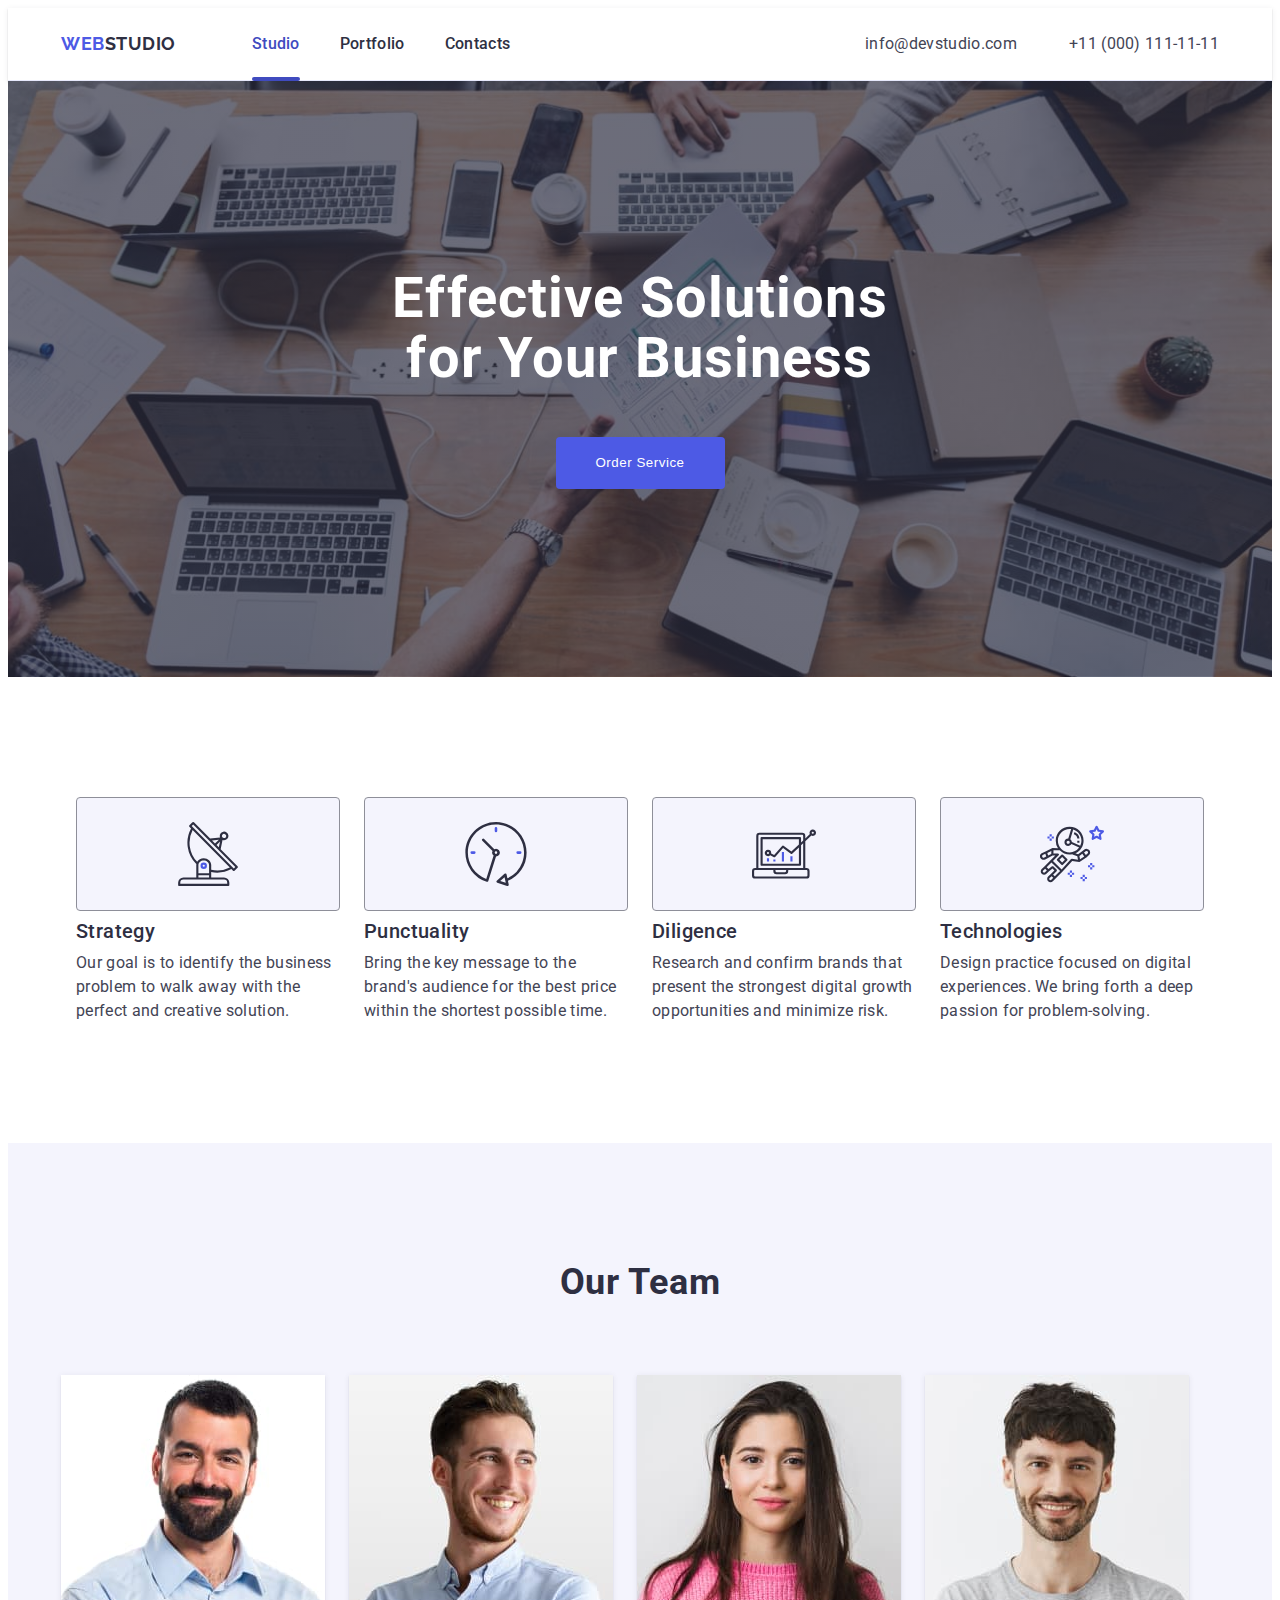
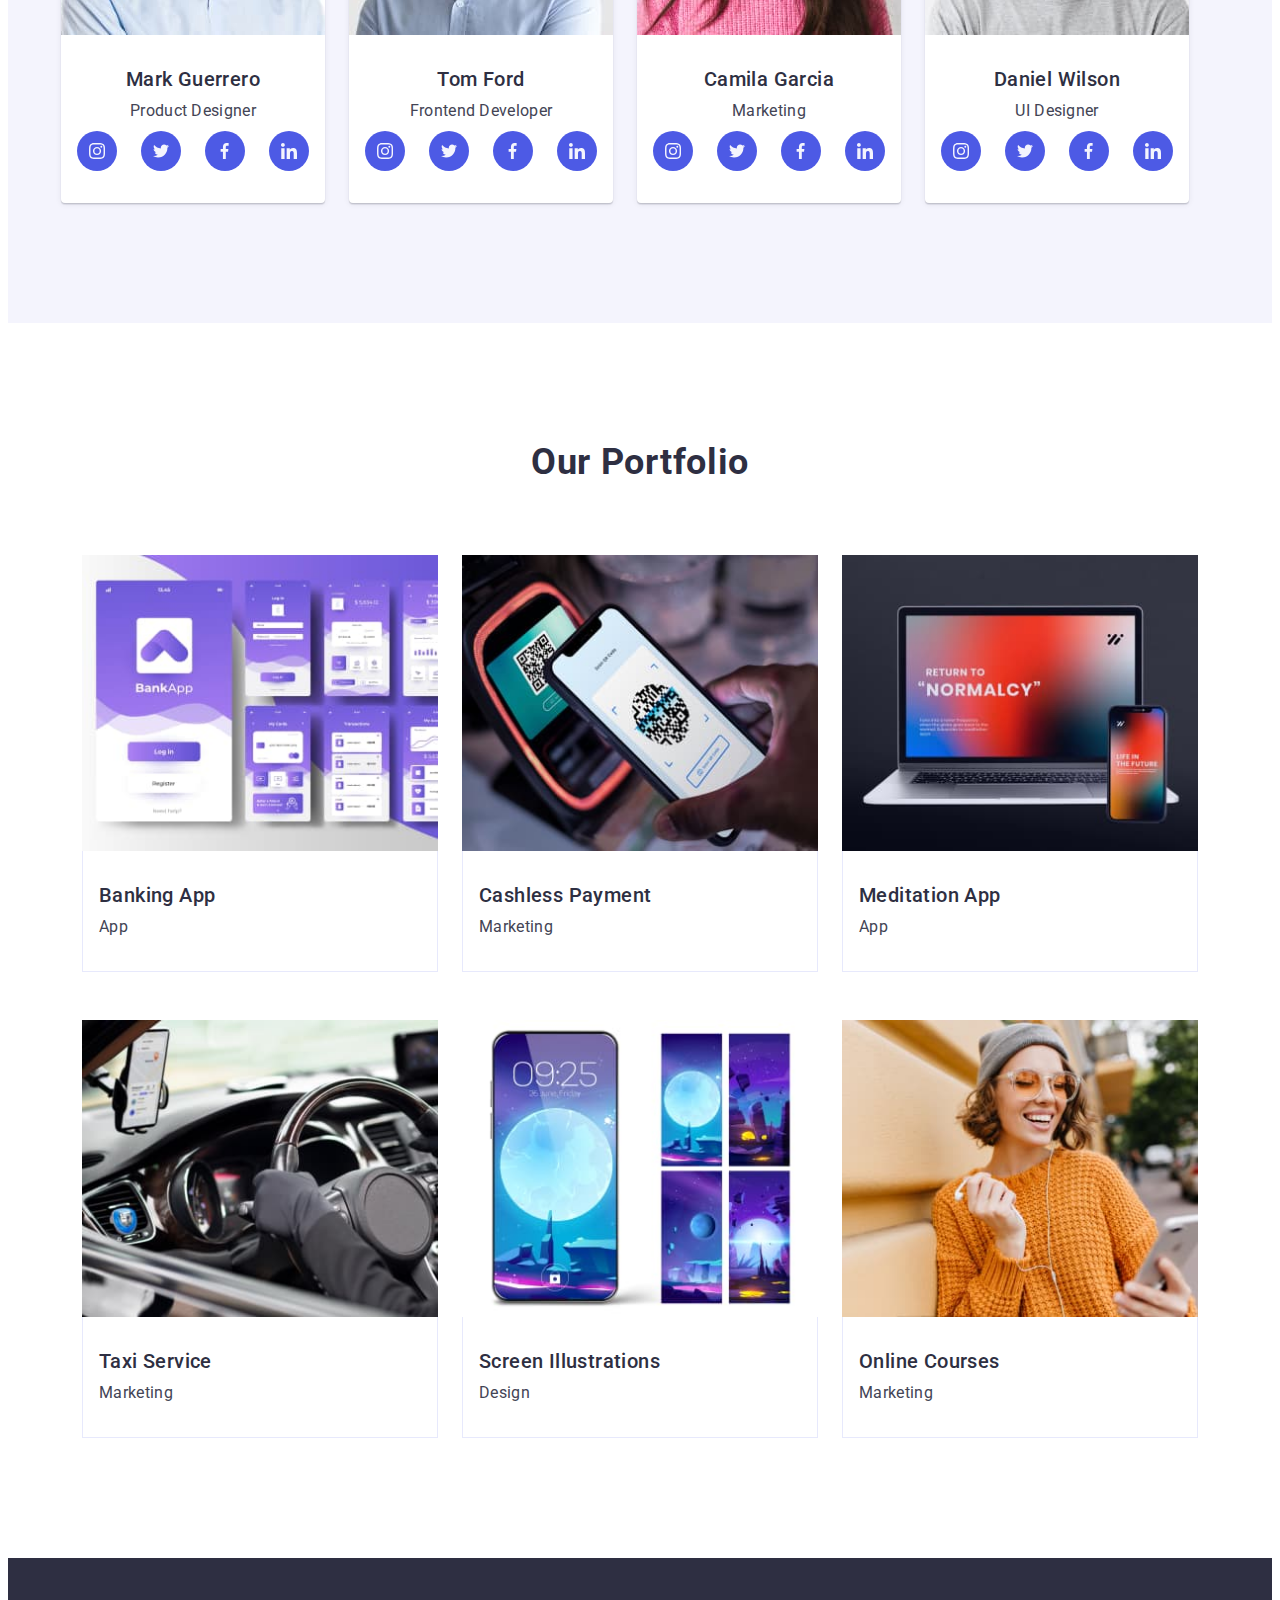
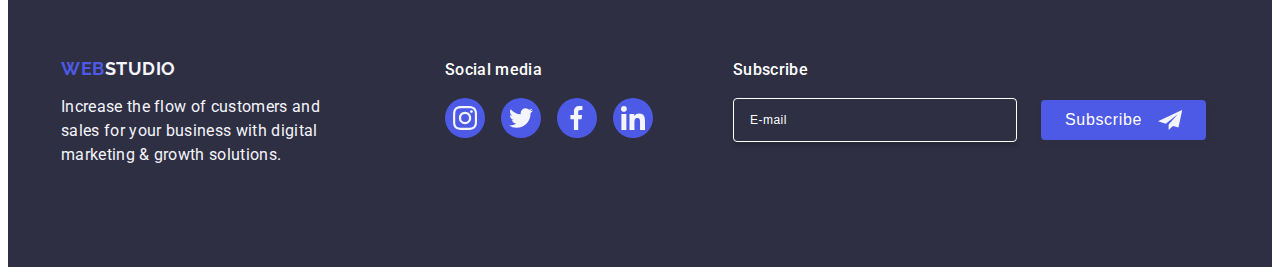
<file: index.html>
<!DOCTYPE html>
<html lang="en">
  <head>
    <meta charset="UTF-8" />
    <meta name="viewport" content="width=device-width, initial-scale=1.0" />
    <link rel="preconnect" href="https://fonts.googleapis.com" />
    <link rel="preconnect" href="https://fonts.gstatic.com" crossorigin />
    <link
      rel="stylesheet"
      href="https://fonts.googleapis.com/css2?family=Raleway:wght@700&family=Roboto:ital,wght@0,400;0,500;0,700;1,400;1,500;1,700&display=swap"
    />
    <link
      rel="stylesheet"
      href="https://cdnjs.cloudflare.com/ajax/libs/modern-normalize/3.0.0/modern-normalize.min.css"
      integrity="sha512-3axTZ/bKFZH5/qLFTl4U+mDbBDFW+5QO5L7D1HnOhlhJbcNDIVJxoNm6It77g0eUdzfKZlHirayqRC2qJaAOJw=="
      crossorigin="anonymous"
      referrerpolicy="no-referrer"
    />
    <link rel="stylesheet" href="./css/styles.css" />
    <title>Web Studio</title>
  </head>

  <body>
    <header class="header">
      <div class="container">
        <nav class="main-navigation">
          <a class="logo" href="./index.html"
            >Web<span class="dark">Studio</span></a
          >
          <button class="header-menu-btn" type="button" data-menu-open>
            <svg class="header-menu-icon" width="16.8" height="14.4">
              <use href="./images/icons.svg#burger"></use>
            </svg>
          </button>
          <ul class="main-navigation-list">
            <li>
              <a class="nav-link active" href="./index.html">Studio</a>
            </li>
            <li>
              <a class="nav-link" href="">Portfolio</a>
            </li>
            <li>
              <a class="nav-link" href="">Contacts</a>
            </li>
          </ul>
        </nav>
        <address class="nav-contacts">
          <ul class="nav-contacts-list">
            <li>
              <a class="contact-link" href="mailto:info@devstudio.com"
                >info@devstudio.com</a
              >
            </li>
            <li>
              <a class="contact-link" href="tel:+110001111111"
                >+11 (000) 111-11-11</a
              >
            </li>
          </ul>
        </address>
      </div>
      <div class="header-menu-wrapper" data-menu>
        <button class="modal-close-btn" type="button" data-menu-close>
          <svg class="modal-close-icon" width="8" height="8">
            <use href="./images/icons.svg#close"></use>
          </svg>
        </button>
        <ul class="header-menu-list">
          <li>
            <a class="header-menu-link" href="">Studio</a>
          </li>
          <li>
            <a class="header-menu-link" href="">Portfolio</a>
          </li>
          <li>
            <a class="header-menu-link" href="">Contacts</a>
          </li>
        </ul>
        <address class="header-menu-contacts">
          <ul class="header-menu-contacts-list">
            <li>
              <a class="contact-link" href="mailto:info@devstudio.com"
                >info@devstudio.com</a
              >
            </li>
            <li>
              <a class="contact-link" href="tel:+110001111111"
                >+11 (000) 111-11-11</a
              >
            </li>
          </ul>
        </address>
        <ul class="team-card-icons">
          <li class="team-card-icon-wrapper">
            <a href="" class="icon-link">
              <svg class="team-card-icon" width="16" height="16">
                <use href="./images/icons.svg#instagram"></use>
              </svg>
            </a>
          </li>
          <li class="team-card-icon-wrapper">
            <a href="" class="icon-link">
              <svg class="team-card-icon" width="16" height="16">
                <use href="./images/icons.svg#twitter"></use>
              </svg>
            </a>
          </li>
          <li class="team-card-icon-wrapper">
            <a href="" class="icon-link">
              <svg class="team-card-icon" width="16" height="16">
                <use href="./images/icons.svg#facebook"></use>
              </svg>
            </a>
          </li>
          <li class="team-card-icon-wrapper">
            <a href="" class="icon-link">
              <svg class="team-card-icon" width="16" height="16">
                <use href="./images/icons.svg#linkedin"></use>
              </svg>
            </a>
          </li>
        </ul>
      </div>
    </header>
    <main>
      <section class="hero">
        <div class="container">
          <h1 class="hero-heading">
            Effective Solutions for&nbsp;Your Business
          </h1>
          <button
            data-modal-open
            class="primary-button"
            type="button"
            id="hero-primary-button"
          >
            Order Service
          </button>
        </div>
      </section>
      <section class="section principles">
        <div class="container">
          <h2 class="visually-hidden">Our Principles</h2>
          <ul class="principles-cards-grid">
            <li class="principles-card">
              <div class="principles-icon-wrapper">
                <svg class="principles-icon" width="64" height="64">
                  <use href="./images/icons.svg#antena"></use>
                </svg>
              </div>
              <h3 class="block-header">Strategy</h3>
              <p class="text">
                Our goal is to identify the business problem to walk away with
                the perfect and creative solution.
              </p>
            </li>
            <li class="principles-card">
              <div class="principles-icon-wrapper">
                <svg class="principles-icon" width="64" height="64">
                  <use href="./images/icons.svg#clock"></use>
                </svg>
              </div>
              <h3 class="block-header">Punctuality</h3>
              <p class="text">
                Bring the key message to the brand's audience for the best price
                within the shortest possible time.
              </p>
            </li>
            <li class="principles-card">
              <div class="principles-icon-wrapper">
                <svg class="principles-icon" width="64" height="64">
                  <use href="./images/icons.svg#diagram"></use>
                </svg>
              </div>
              <h3 class="block-header">Diligence</h3>
              <p class="text">
                Research and confirm brands that present the strongest digital
                growth opportunities and minimize risk.
              </p>
            </li>
            <li class="principles-card">
              <div class="principles-icon-wrapper">
                <svg class="principles-icon" width="64" height="64">
                  <use href="./images/icons.svg#astronaut"></use>
                </svg>
              </div>
              <h3 class="block-header">Technologies</h3>
              <p class="text">
                Design practice focused on digital experiences. We bring forth a
                deep passion for problem-solving.
              </p>
            </li>
          </ul>
        </div>
      </section>
      <section class="section team">
        <div class="container">
          <h2 class="section-header">Our Team</h2>
          <ul class="team-cards-grid">
            <li class="team-card">
              <img
                srcset="./images/mark.jpg 1x, ./images/mark@2x.jpg 2x"
                src="./images/mark.jpg"
                alt="Product Designer Mark"
                width="264"
              />
              <div class="team-card-content">
                <h3 class="block-header">Mark Guerrero</h3>
                <p class="text">Product Designer</p>
                <ul class="team-card-icons">
                  <li class="team-card-icon-wrapper">
                    <a href="" class="icon-link">
                      <svg class="team-card-icon" width="16" height="16">
                        <use href="./images/icons.svg#instagram"></use>
                      </svg>
                    </a>
                  </li>
                  <li class="team-card-icon-wrapper">
                    <a href="" class="icon-link">
                      <svg class="team-card-icon" width="16" height="16">
                        <use href="./images/icons.svg#twitter"></use>
                      </svg>
                    </a>
                  </li>
                  <li class="team-card-icon-wrapper">
                    <a href="" class="icon-link">
                      <svg class="team-card-icon" width="16" height="16">
                        <use href="./images/icons.svg#facebook"></use>
                      </svg>
                    </a>
                  </li>
                  <li class="team-card-icon-wrapper">
                    <a href="" class="icon-link">
                      <svg class="team-card-icon" width="16" height="16">
                        <use href="./images/icons.svg#linkedin"></use>
                      </svg>
                    </a>
                  </li>
                </ul>
              </div>
            </li>
            <li class="team-card">
              <img
                srcset="./images/tom.jpg 1x, ./images/tom@2x.jpg 2x"
                src="./images/tom.jpg"
                alt="Frontend Developer Tom"
                width="264"
              />
              <div class="team-card-content">
                <h3 class="block-header">Tom Ford</h3>
                <p class="text">Frontend Developer</p>
                <ul class="team-card-icons">
                  <li class="team-card-icon-wrapper">
                    <a href="" class="icon-link">
                      <svg class="team-card-icon" width="16" height="16">
                        <use href="./images/icons.svg#instagram"></use>
                      </svg>
                    </a>
                  </li>
                  <li class="team-card-icon-wrapper">
                    <a href="" class="icon-link">
                      <svg class="team-card-icon" width="16" height="16">
                        <use href="./images/icons.svg#twitter"></use>
                      </svg>
                    </a>
                  </li>
                  <li class="team-card-icon-wrapper">
                    <a href="" class="icon-link">
                      <svg class="team-card-icon" width="16" height="16">
                        <use href="./images/icons.svg#facebook"></use>
                      </svg>
                    </a>
                  </li>
                  <li class="team-card-icon-wrapper">
                    <a href="" class="icon-link">
                      <svg class="team-card-icon" width="16" height="16">
                        <use href="./images/icons.svg#linkedin"></use>
                      </svg>
                    </a>
                  </li>
                </ul>
              </div>
            </li>
            <li class="team-card">
              <img
                srcset="./images/camila.jpg 1x, ./images/camila@2x.jpg 2x"
                src="./images/camila.jpg"
                alt="Camila from Marketing"
                width="264"
              />
              <div class="team-card-content">
                <h3 class="block-header">Camila Garcia</h3>
                <p class="text">Marketing</p>
                <ul class="team-card-icons">
                  <li class="team-card-icon-wrapper">
                    <a href="" class="icon-link">
                      <svg class="team-card-icon" width="16" height="16">
                        <use href="./images/icons.svg#instagram"></use>
                      </svg>
                    </a>
                  </li>
                  <li class="team-card-icon-wrapper">
                    <a href="" class="icon-link">
                      <svg class="team-card-icon" width="16" height="16">
                        <use href="./images/icons.svg#twitter"></use>
                      </svg>
                    </a>
                  </li>
                  <li class="team-card-icon-wrapper">
                    <a href="" class="icon-link">
                      <svg class="team-card-icon" width="16" height="16">
                        <use href="./images/icons.svg#facebook"></use>
                      </svg>
                    </a>
                  </li>
                  <li class="team-card-icon-wrapper">
                    <a href="" class="icon-link">
                      <svg class="team-card-icon" width="16" height="16">
                        <use href="./images/icons.svg#linkedin"></use>
                      </svg>
                    </a>
                  </li>
                </ul>
              </div>
            </li>
            <li class="team-card">
              <img
                srcset="./images/daniel.jpg 1x, ./images/daniel@2x.jpg 2x"
                src="./images/daniel.jpg"
                alt="UI Designer Daniel"
                width="264"
              />
              <div class="team-card-content">
                <h3 class="block-header">Daniel Wilson</h3>
                <p class="text">UI Designer</p>
                <ul class="team-card-icons">
                  <li class="team-card-icon-wrapper">
                    <a href="" class="icon-link">
                      <svg class="team-card-icon" width="16" height="16">
                        <use href="./images/icons.svg#instagram"></use>
                      </svg>
                    </a>
                  </li>
                  <li class="team-card-icon-wrapper">
                    <a href="" class="icon-link">
                      <svg class="team-card-icon" width="16" height="16">
                        <use href="./images/icons.svg#twitter"></use>
                      </svg>
                    </a>
                  </li>
                  <li class="team-card-icon-wrapper">
                    <a href="" class="icon-link">
                      <svg class="team-card-icon" width="16" height="16">
                        <use href="./images/icons.svg#facebook"></use>
                      </svg>
                    </a>
                  </li>
                  <li class="team-card-icon-wrapper">
                    <a href="" class="icon-link">
                      <svg class="team-card-icon" width="16" height="16">
                        <use href="./images/icons.svg#linkedin"></use>
                      </svg>
                    </a>
                  </li>
                </ul>
              </div>
            </li>
          </ul>
        </div>
      </section>
      <section class="section portfolio" id="portfolio">
        <div class="container">
          <h2 class="section-header">Our Portfolio</h2>
          <ul class="portfolio-grid">
            <li class="portfolio-card">
              <div class="portfolio-card-img-wrapper">
                <img
                  srcset="
                    ./images/banking-app.jpg    1x,
                    ./images/banking-app@2x.jpg 2x
                  "
                  src="./images/banking-app.jpg"
                  alt="Banking application preview"
                  width="360"
                />

                <p class="portfolio-img-overlay">
                  14 Stylish and User-Friendly App Design Concepts · Task
                  Manager App · Calorie Tracker App · Exotic Fruit Ecommerce App
                  · Cloud Storage App
                </p>
              </div>
              <div class="portfolio-card-content">
                <h3 class="block-header">Banking App</h3>
                <p class="text">App</p>
              </div>
            </li>
            <li class="portfolio-card">
              <div class="portfolio-card-img-wrapper">
                <img
                  srcset="
                    ./images/cashless-payment.jpg    1x,
                    ./images/cashless-payment@2x.jpg 2x
                  "
                  src="./images/cashless-payment.jpg"
                  alt="Cashless payment in action"
                  width="360"
                />

                <p class="portfolio-img-overlay">
                  14 Stylish and User-Friendly App Design Concepts · Task
                  Manager App · Calorie Tracker App · Exotic Fruit Ecommerce App
                  · Cloud Storage App
                </p>
              </div>
              <div class="portfolio-card-content">
                <h3 class="block-header">Cashless Payment</h3>
                <p class="text">Marketing</p>
              </div>
            </li>
            <li class="portfolio-card">
              <div class="portfolio-card-img-wrapper">
                <img
                  srcset="
                    ./images/meditation-app.jpg    1x,
                    ./images/meditation-app@2x.jpg 2x
                  "
                  src="./images/meditation-app.jpg"
                  alt="Mediation application first screen"
                  width="360"
                />

                <p class="portfolio-img-overlay">
                  14 Stylish and User-Friendly App Design Concepts · Task
                  Manager App · Calorie Tracker App · Exotic Fruit Ecommerce App
                  · Cloud Storage App
                </p>
              </div>
              <div class="portfolio-card-content">
                <h3 class="block-header">Meditation App</h3>
                <p class="text">App</p>
              </div>
            </li>
            <li class="portfolio-card">
              <div class="portfolio-card-img-wrapper">
                <img
                  srcset="
                    ./images/taxi-service.jpg    1x,
                    ./images/taxi-service@2x.jpg 2x
                  "
                  src="./images/taxi-service.jpg"
                  alt="Chauffeur in car"
                  width="360"
                />

                <p class="portfolio-img-overlay">
                  14 Stylish and User-Friendly App Design Concepts · Task
                  Manager App · Calorie Tracker App · Exotic Fruit Ecommerce App
                  · Cloud Storage App
                </p>
              </div>
              <div class="portfolio-card-content">
                <h3 class="block-header">Taxi Service</h3>
                <p class="text">Marketing</p>
              </div>
            </li>
            <li class="portfolio-card">
              <div class="portfolio-card-img-wrapper">
                <img
                  srcset="
                    ./images/wallpapers.jpg    1x,
                    ./images/wallpapers@2x.jpg 2x
                  "
                  src="./images/wallpapers.jpg"
                  alt="Wallpapers presentation"
                  width="360"
                />

                <p class="portfolio-img-overlay">
                  14 Stylish and User-Friendly App Design Concepts · Task
                  Manager App · Calorie Tracker App · Exotic Fruit Ecommerce App
                  · Cloud Storage App
                </p>
              </div>
              <div class="portfolio-card-content">
                <h3 class="block-header">Screen Illustrations</h3>
                <p class="text">Design</p>
              </div>
            </li>
            <li class="portfolio-card">
              <div class="portfolio-card-img-wrapper">
                <img
                  srcset="
                    ./images/online-courses.jpg    1x,
                    ./images/online-courses@2x.jpg 2x
                  "
                  src="./images/online-courses.jpg"
                  alt="Vivid girl doing video call with her phone"
                  width="360"
                />

                <p class="portfolio-img-overlay">
                  14 Stylish and User-Friendly App Design Concepts · Task
                  Manager App · Calorie Tracker App · Exotic Fruit Ecommerce App
                  · Cloud Storage App
                </p>
              </div>
              <div class="portfolio-card-content">
                <h3 class="block-header">Online Courses</h3>
                <p class="text">Marketing</p>
              </div>
            </li>
          </ul>
        </div>
      </section>
    </main>
    <footer class="footer">
      <div class="container">
        <div class="logo-content">
          <a class="logo" href="./index.html"
            >Web<span class="light">Studio</span></a
          >
          <p class="text">
            Increase the flow of customers and sales for your business with
            digital marketing & growth solutions.
          </p>
        </div>
        <div class="social-media">
          <p class="text">Social media</p>
          <ul class="social-media-icons">
            <li class="social-media-icon-wrapper">
              <a href="" class="icon-link">
                <svg class="social-media-icon" width="24" height="24">
                  <use href="./images/icons.svg#instagram"></use>
                </svg>
              </a>
            </li>
            <li class="social-media-icon-wrapper">
              <a href="" class="icon-link">
                <svg class="social-media-icon" width="24" height="24">
                  <use href="./images/icons.svg#twitter"></use>
                </svg>
              </a>
            </li>
            <li class="social-media-icon-wrapper">
              <a href="" class="icon-link">
                <svg class="social-media-icon" width="24" height="24">
                  <use href="./images/icons.svg#facebook"></use>
                </svg>
              </a>
            </li>
            <li class="social-media-icon-wrapper">
              <a href="" class="icon-link">
                <svg class="social-media-icon" width="24" height="24">
                  <use href="./images/icons.svg#linkedin"></use>
                </svg>
              </a>
            </li>
          </ul>
        </div>
        <div class="footer-subscribe-wrapper">
          <p class="text">Subscribe</p>
          <form class="footer-subscribe">
            <label class="footer-subscribe-lable"
              ><input
                class="footer-subscribe-input"
                type="email"
                placeholder="E-mail"
                name="email"
            /></label>
            <button class="footer-btn" type="submit">
              Subscribe
              <svg class="footer-btn-icon" width="24" height="24">
                <use href="./images/icons.svg#subscribe"></use>
              </svg>
            </button>
          </form>
        </div>
      </div>
    </footer>
    <div class="modal-overlay" data-modal>
      <div class="modal-user-contacts">
        <button class="modal-close-btn" type="button" data-modal-close>
          <svg class="modal-close-icon" width="8" height="8">
            <use href="./images/icons.svg#close"></use>
          </svg>
        </button>
        <p class="modal-title">Leave your contacts and we will call you back</p>
        <form class="user-contacts-form" name="user-contacts-form">
          <div class="modal-field-wrapper">
            <label class="modal-lable" for="user-name">Name</label>
            <div class="modal-input-wrapper">
              <input
                class="modal-input"
                type="text"
                name="user-name"
                id="user-name"
                autofocus
              />
              <svg class="input-icon" width="18" height="24">
                <use href="./images/icons.svg#person"></use>
              </svg>
            </div>
          </div>
          <div class="modal-field-wrapper">
            <label class="modal-lable" for="user-phone">Phone</label>
            <div class="modal-input-wrapper">
              <input
                class="modal-input"
                type="tel"
                name="user-phone"
                id="user-phone"
              />
              <svg class="input-icon" width="18" height="24">
                <use href="./images/icons.svg#phone"></use>
              </svg>
            </div>
          </div>
          <div class="modal-field-wrapper">
            <label class="modal-lable" for="user-email">Email</label>
            <div class="modal-input-wrapper">
              <input
                class="modal-input"
                type="email"
                name="user-email"
                id="user-email"
              />
              <svg class="input-icon" width="18" height="24">
                <use href="./images/icons.svg#email"></use>
              </svg>
            </div>
          </div>
          <div class="modal-field-wrapper textarea-fieldset">
            <label class="modal-lable" for="user-comment">Comment</label>
            <textarea
              class="modal-input"
              name="user-comment"
              id="user-comment"
              placeholder="Text input"
            ></textarea>
          </div>

          <div class="policy-wrapper">
            <input
              class="checkbox-hidden visually-hidden"
              type="checkbox"
              value="true"
              name="user-privacy"
              id="user-privacy"
            />
            <label class="modal-lable" for="user-privacy">
              <span class="checkbox-visible">
                <svg class="checkbox-custom-icon" width="10" height="8">
                  <use href="./images/icons.svg#done"></use>
                </svg>
              </span>
              <span>
                I accept the terms and conditions of the
                <a class="policy-link" href="">Privacy Policy</a>
              </span>
            </label>
          </div>

          <button class="primary-button" type="submit">Send</button>
        </form>
      </div>
    </div>
    <script src="./js/modal.js"></script>
  </body>
</html>
</file>
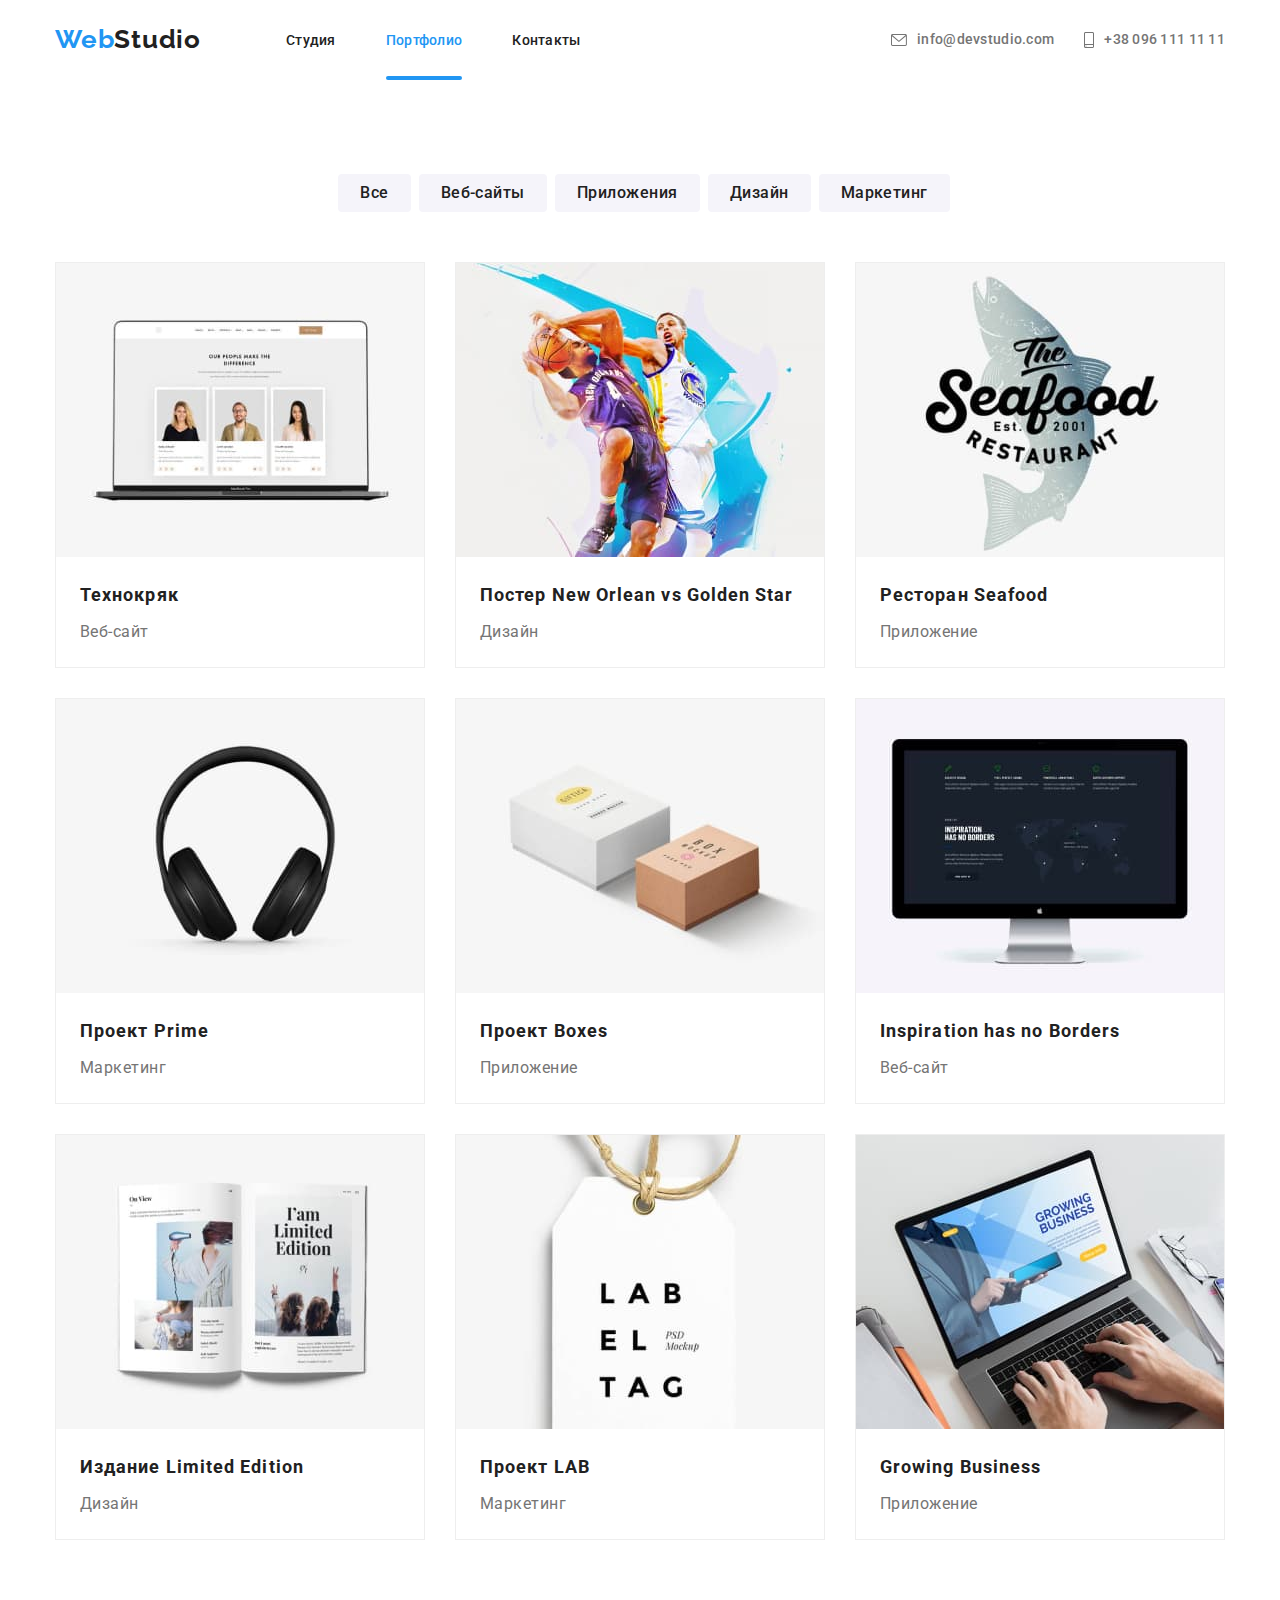
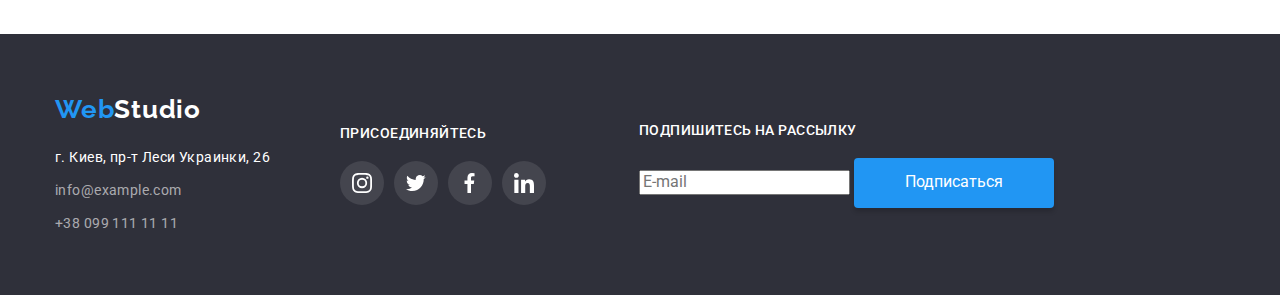
<file: portfolio.html>
<!DOCTYPE html>
<html lang="ru">
  <head>
    <meta charset="UTF-8" />
    <meta name="viewport" content="width=device-width, initial-scale=1.0" />
    <title>Портфолио</title>
    <link
      href="https://fonts.googleapis.com/css2?family=Raleway:wght@700&display=swap"
      rel="stylesheet"
    />
    <link
      href="https://fonts.googleapis.com/css2?family=Roboto&display=swap"
      rel="stylesheet"
    />
    <link
      href="https://fonts.googleapis.com/css2?family=Roboto:wght@500&display=swap"
      rel="stylesheet"
    />
    <link
      rel="stylesheet"
      href="https://cdnjs.cloudflare.com/ajax/libs/modern-normalize/0.7.0/modern-normalize.min.css"
    />
    <link rel="stylesheet" href="./css/portfolio.css" />
    <link rel="stylesheet" href="./css/main.css" />
  </head>
  <body>
    <!-- Шапка сайта -->

    <header class="header">
      <div class="container">
        <nav class="navigation">
          <a class="logo" href="index.html">
            <span class="logo-web">Web</span>Studio
          </a>
          <ul class="site-nav">
            <li class="site-nav-list">
              <a href="index.html">Студия</a>
            </li>
            <li class="site-nav-list">
              <a class="current" href="./portfolio.html">Портфолио</a>
            </li>
            <li class="site-nav-list">
              <a href="#contacts">Контакты</a>
            </li>
          </ul>
          <ul class="contacts">
            <li class="contacts-list">
              <a class="mail-link" href="mailto:info@devstudio.com">
                <svg class="envelope-icon" width="16" height="12">
                  <use href="./img/svg/sprite.svg#icon-envelope"></use>
                </svg>
                info@devstudio.com
              </a>
            </li>
            <li class="contacts-list">
              <a class="tel-link" href="tel:+380961111111">
                <svg class="smartphone-icon" width="10" height="16">
                  <use href="./img/svg/sprite.svg#icon-smartphone"></use>
                </svg>
                +38 096 111 11 11
              </a>
            </li>
          </ul>
        </nav>
      </div>
    </header>

    <!-- Основной контент -->
    <main>
      <!-- Наши работы -->

      <section class="main-section">
        <div class="container">
          <ul class="radio-buttons">
            <li class="list">
              <a class="items" href="">
                Все
              </a>
            </li>
            <li class="list">
              <a class="items" href="">
                Веб-сайты
              </a>
            </li>
            <li class="list">
              <a class="items" href="">
                Приложения
              </a>
            </li>
            <li class="list">
              <a class="items" href="">
                Дизайн
              </a>
            </li>
            <li class="list">
              <a class="items" href="">
                Маркетинг
              </a>
            </li>
          </ul>

          <!-- Наши работы -->

          <h1 class="hidden">Наши работы</h1>

          <ul class="our-projects">
            <li class="projects-list">
              <a href="" class="projects-link">
                <div class="hidden-text-container">
                  <img
                    class="portfolio-pic"
                    src="./img/portfolio-linked-pic/section1/tekhnokriak.jpg"
                    alt="ноутбук"
                  />

                  <p class="description">
                    Технокряк это современная площадка распространения
                    коронавируса. Компании используют эту платформу для
                    цифрового шпионажа и атак на защищённые сервера конкурентов.
                  </p>
                </div>

                <div class="item-container">
                  <h2>
                    Технокряк
                  </h2>
                  <p>Веб-сайт</p>
                </div>
              </a>
            </li>

            <li class="projects-list">
              <a href="" class="projects-link">
                <div class="hidden-text-container">
                  <img
                    class="portfolio-pic"
                    src="./img/portfolio-linked-pic/section1/basketballplayers.jpg"
                    alt="два баскетболиста в игре"
                  />
                  <p class="description">
                    Технокряк это современная площадка распространения
                    коронавируса. Компании используют эту платформу для
                    цифрового шпионажа и атак на защищённые сервера конкурентов.
                  </p>
                </div>
                <div class="item-container">
                  <h2>
                    Постер New Orlean vs Golden Star
                  </h2>
                  <p>Дизайн</p>
                </div>
              </a>
            </li>

            <li class="projects-list">
              <a href="" class="projects-link">
                <div class="hidden-text-container">
                  <img
                    class="portfolio-pic"
                    src="./img/portfolio-linked-pic/section1/seafood.jpg"
                    alt="логотип ресторна морепродуктов"
                  />
                  <p class="description">
                    Технокряк это современная площадка распространения
                    коронавируса. Компании используют эту платформу для
                    цифрового шпионажа и атак на защищённые сервера конкурентов.
                  </p>
                </div>
                <div class="item-container">
                  <h2>Ресторан Seafood</h2>
                  <p>Приложение</p>
                </div>
              </a>
            </li>

            <li class="projects-list">
              <a href="" class="projects-link">
                <div class="hidden-text-container">
                  <img
                    class="portfolio-pic"
                    src="./img/portfolio-linked-pic/section2/headphone.jpg"
                    alt="наушники"
                  />
                  <p class="description">
                    Технокряк это современная площадка распространения
                    коронавируса. Компании используют эту платформу для
                    цифрового шпионажа и атак на защищённые сервера конкурентов.
                  </p>
                </div>
                <div class="item-container">
                  <h2>
                    Проект Prime
                  </h2>
                  <p>
                    Маркетинг
                  </p>
                </div>
              </a>
            </li>

            <li class="projects-list">
              <a href="" class="projects-link">
                <div class="hidden-text-container">
                  <img
                    class="portfolio-pic"
                    src="./img/portfolio-linked-pic/section2/boxes.jpg"
                    alt="картинка двух коробочек"
                  />
                  <p class="description">
                    Технокряк это современная площадка распространения
                    коронавируса. Компании используют эту платформу для
                    цифрового шпионажа и атак на защищённые сервера конкурентов.
                  </p>
                </div>
                <div class="item-container">
                  <h2>
                    Проект Boxes
                  </h2>
                  <p>Приложение</p>
                </div>
              </a>
            </li>

            <li class="projects-list">
              <a href="" class="projects-link">
                <div class="hidden-text-container">
                  <img
                    class="portfolio-pic"
                    src="./img/portfolio-linked-pic/section2/imac.jpg"
                    alt="компьютер"
                  />
                  <p class="description">
                    Технокряк это современная площадка распространения
                    коронавируса. Компании используют эту платформу для
                    цифрового шпионажа и атак на защищённые сервера конкурентов.
                  </p>
                </div>
                <div class="item-container">
                  <h2>
                    <span lang="en">Inspiration has no Borders</span>
                  </h2>
                  <p>Веб-сайт</p>
                </div>
              </a>
            </li>

            <li class="projects-list">
              <a href="" class="projects-link">
                <div class="hidden-text-container">
                  <img
                    class="portfolio-pic"
                    src="./img/portfolio-linked-pic/section3/paper.jpg"
                    alt="изображение журнала"
                  />
                  <p class="description">
                    Технокряк это современная площадка распространения
                    коронавируса. Компании используют эту платформу для
                    цифрового шпионажа и атак на защищённые сервера конкурентов.
                  </p>
                </div>
                <div class="item-container">
                  <h2>Издание <span lang="en">Limited Edition</span></h2>
                  <p>Дизайн</p>
                </div>
              </a>
            </li>

            <li class="projects-list">
              <a href="" class="projects-link">
                <div class="hidden-text-container">
                  <img
                    class="portfolio-pic"
                    src="./img/portfolio-linked-pic/section3/label.jpg"
                    alt="бирка"
                  />
                  <p class="description">
                    Технокряк это современная площадка распространения
                    коронавируса. Компании используют эту платформу для
                    цифрового шпионажа и атак на защищённые сервера конкурентов.
                  </p>
                </div>
                <div class="item-container">
                  <h2>Проект <span lang="en">LAB</span></h2>
                  <p>Маркетинг</p>
                </div>
              </a>
            </li>

            <li class="projects-list">
              <a href="" class="projects-link">
                <div class="hidden-text-container">
                  <img
                    class="portfolio-pic"
                    src="./img/portfolio-linked-pic/section3/laptop.jpg"
                    alt="ноутбук"
                  />
                  <p class="description">
                    Технокряк это современная площадка распространения
                    коронавируса. Компании используют эту платформу для
                    цифрового шпионажа и атак на защищённые сервера конкурентов.
                  </p>
                </div>
                <div class="item-container">
                  <h2>
                    <span lang="en">Growing Business</span>
                  </h2>
                  <p>Приложение</p>
                </div>
              </a>
            </li>
          </ul>
        </div>
      </section>
    </main>

    <!--  Подвал -->
    <footer class="footer">
      <div class="container footer-container">
        <div class="address-container">
          <a class="footer-logo" href="./index.html">
            <span class="logo-web">Web</span
            ><span class="studio-title">Studio</span>
          </a>
          <address class="address-info" id="contacts">
            г. Киев, пр-т Леси Украинки, 26 <br />
            <a class="footer-contacts" href="mailto:info@example.com">
              info@example.com
            </a>
            <br />
            <a class="footer-contacts" href="tel:+380991111111">
              +38 099 111 11 11
            </a>
          </address>
        </div>
        <!--Блок с соц сетями-->
        <div class="socials-container">
          <b class="text-join">присоединяйтесь</b>
          <ul class="footer-socials">
            <li class="footer-socials-list">
              <a
                class="footer-link"
                href="https://www.instagram.com/"
                target="_blank"
                rel="noreferrer noopener"
              >
                <svg class="socials-icon" width="20" height="20">
                  <use href="./img/svg/sprite.svg#icon-instagram"></use>
                </svg>
              </a>
            </li>
            <li class="footer-socials-list">
              <a
                class="footer-link"
                href="https://twitter.com/"
                target="_blank"
                rel="noreferrer noopener"
              >
                <svg class="socials-icon" width="20" height="20">
                  <use href="./img/svg/sprite.svg#icon-twitter"></use>
                </svg>
              </a>
            </li>
            <li class="footer-socials-list">
              <a
                class="footer-link"
                href="https://www.facebook.com/"
                target="_blank"
                rel="noreferrer noopener"
              >
                <svg class="socials-icon" width="20" height="20">
                  <use href="./img/svg/sprite.svg#icon-facebook"></use>
                </svg>
              </a>
            </li>
            <li class="footer-socials-list">
              <a
                class="footer-link"
                href="https://www.linkedin.com/"
                target="_blank"
                rel="noreferrer noopener"
              >
                <svg class="socials-icon" width="20" height="20">
                  <use href="./img/svg/sprite.svg#icon-linkedin"></use>
                </svg>
              </a>
            </li>
          </ul>
        </div>
        <!--Блок рассылка-->
        <div class="asign-container">
          <b class="subscribe-text">Подпишитесь на рассылку</b>
          <input type="email" placeholder="E-mail" />
          <input class="button" type="button" value="Подписаться" />
        </div>
      </div>
    </footer>
  </body>
</html>
</file>
<file: css/styles.css>
/* START General styles */

:root {
  --primary: #4d5ae5;
  --dark: #2e2f42;
  --light: #f4f4fd;
  --accent: #e7e9fc;
  --pressed: #404bbf;
  --text: #434455;
  --subtle-text: #8e8f99;
  --success: #31d0aa;
  --white: #ffffff;
  --modal-bg: #fcfcfc;
  --global-padding: 156px;
  --font-size-default: 16px;
  --font-weight-medium: 500;
  --transition-default: 250ms cubic-bezier(0.4, 0, 0.2, 1);
  --modal-overlay: rgba(46, 47, 66, 0.4);
}

html {
  scroll-behavior: smooth;
}

body {
  color: var(--text);
  background-color: var(--white);
  font-family: "Roboto", sans-serif;
  font-size: var(--font-size-default);
  line-height: 1.5;
  letter-spacing: 0.02em;
  box-sizing: border-box;
}

h1,
h2,
h3,
h4,
h5,
h6,
p {
  margin: 0;
}

a {
  color: var(--white);
  text-decoration: none;
}

ul {
  margin: 0;
  padding: 0;
}

li {
  list-style-type: none;
}

img {
  display: block;
  max-width: 100%;
}

.container {
  margin: 0 auto;
  padding: 0 16px;
}

@media only screen and (min-width: 768px) {
  .container {
    max-width: 768px;
  }
}

@media only screen and (min-width: 1158px) {
  .container {
    max-width: 1158px;
    padding: 0 15px;
  }
}

.section {
  padding: 96px 0;
}

@media only screen and (min-width: 1158px) {
  .section {
    padding: 120px 0;
  }
}

.visually-hidden {
  position: absolute;
  width: 1px;
  height: 1px;
  margin: -1px;
  border: 0;
  padding: 0;
  white-space: nowrap;
  clip-path: inset(100%);
  clip: rect(0 0 0 0);
  overflow: hidden;
}

.section-header {
  color: var(--dark);
  font-size: 36px;
  line-height: 1.11;
  letter-spacing: 0.02em;
  margin-bottom: 72px;
  text-align: center;
  text-transform: capitalize;
}

.block-header {
  color: var(--dark);
  font-size: 20px;
  font-weight: var(--font-weight-medium);
  line-height: 1.2;
  margin-bottom: 8px;
  letter-spacing: 0.02em;
}


/* END General styles */


/* START Header styles */

.header {
  border-bottom: 1px solid var(--accent);
  box-shadow: 0px 2px 1px rgba(46, 47, 66, 0.08), 0px 1px 1px rgba(46, 47, 66, 0.16), 0px 1px 6px rgba(46, 47, 66, 0.08);
}

.header .container {
  display: flex;
}

.main-navigation {
  display: flex;
  align-items: center;
  flex-grow: 1;
}

.main-navigation .logo {
  margin-right: 76px;
}

.main-navigation-list {
  display: none;
}

@media only screen and (min-width: 768px) {
  .main-navigation-list {
    display: flex;
  }
}

.main-navigation-list li:not(:last-child) {
  margin-right: 40px;
}

.nav-link {
  color: var(--dark);
  font-weight: var(--font-weight-medium);
  display: block;
  padding: 24px 0;
  position: relative;
  transition: color var(--transition-default);
}

.nav-link.active {
  color: var(--pressed);
}

.nav-link.active::after {
  content: "";
  display: block;
  height: 4px;
  width: 100%;
  background-color: var(--pressed);
  border-radius: 2px;
  position: absolute;
  bottom: -1px;
  left: 0;
  transition: color var(--transition-default);
}

.nav-link:hover::after {
  display: block;
}

.header-menu-btn {
  display: flex;
  align-items: center;
  width: 24px;
  height: 24px;
  padding: 0;
  margin-left: auto;
  background-color: transparent;
  border: none;
  cursor: pointer;
}

@media only screen and (min-width: 768px) {
  .header-menu-btn {
    display: none;
  }
}

.nav-contacts {
  display: none;
  font-style: normal;
}

@media only screen and (min-width: 768px) {
  .nav-contacts {
    display: flex;
    align-items: center;
  }
}

.nav-contacts-list {
  display: flex;
  align-items: center;
  flex-direction: column;
  gap: 12px;
}

@media only screen and (min-width: 1158px) {
  .nav-contacts-list {
    flex-direction: row;
  }
}

@media only screen and (min-width: 1158px) {
  .nav-contacts-list li:not(:last-child) {
    margin-right: 40px;
  }
}

.contact-link {
  display: block;
  color: var(--text);
  font-size: 12px;
  padding: 0;
  transition: color var(--transition-default);
}

@media only screen and (min-width: 1158px) {
  .contact-link {
    font-size: 16px;
    padding: 24px 0;
  }
}

.nav-link:hover,
.nav-link:active,
.nav-link:focus,
.contact-link:hover,
.contact-link:active,
.contact-link:focus,
.header-menu-link:hover,
.header-menu-link:active,
.header-menu-link:focus {
  color: var(--pressed);
}

.logo {
  color: var(--primary);
  font-family: "Raleway", sans-serif;
  font-weight: 700;
  font-size: 18px;
  line-height: 1.17;
  letter-spacing: 0.03em;
  text-transform: uppercase;
  padding: 16px 0;
}

@media only screen and (min-width: 768px) {
  .logo {
    padding: 0;
  }
}

.logo .dark {
  color: var(--dark);
}

.logo .light {
  color: var(--light);
}

.header-menu-wrapper {
  display: flex;
  flex-direction: column;
  background-color: var(--white);
  position: fixed;
  top: 0;
  left: 0;
  padding: 72px 16px 40px;
  width: 100dvw;
  height: 100dvh;
  transition: opacity var(--transition-default), visibility var(--transition-default);
}

.header-menu-list {
  margin-bottom: auto;
}

.header-menu-list li:not(:last-child) {
  margin-bottom: 40px;
}

.header-menu-link {
  color: var(--text);
  font-size: 36px;
  font-weight: 700;
  line-height: 1.11;
}

.header-menu-wrapper .team-card-icons {
  gap: 40px;
}

.header-menu-contacts {
  font-style: normal;
}

.header-menu-contacts-list .contact-link {
  font-size: 20px;
  line-height: 1.2;
}

.header-menu-contacts-list {
  margin-bottom: 48px;
}

.header-menu-contacts-list li:not(:last-child) {
  margin-bottom: 24px;
}


/* END Header styles */


/* START Hero styles */

.hero {
  display: flex;
  justify-content: center;
  align-items: center;
  background-color: var(--dark);
  text-align: center;
  margin: 0 auto;
  padding: 72px 0;
  background-repeat: no-repeat;
  background-position: center;
  background-size: cover;
  background-image: linear-gradient(to bottom, rgba(46, 47, 66, 0.7), rgba(46, 47, 66, 0.7)), url(../images/hero-banner-mobile.jpg);
}

@media only screen and (min-resolution: 192dpi) {
  .hero {
    background-image: linear-gradient(to bottom, rgba(46, 47, 66, 0.7), rgba(46, 47, 66, 0.7)), url(../images/hero-banner-mobile@2x.jpg);
  }
}

@media only screen and (min-width: 768px) {
  .hero {
    padding: 112px 0;
    background-image: linear-gradient(to bottom, rgba(46, 47, 66, 0.7), rgba(46, 47, 66, 0.7)), url(../images/hero-banner-desktop.jpg);
  }
}

@media only screen and (min-width: 768px) and (min-resolution: 192dpi) {
  .hero {
    background-image: linear-gradient(to bottom, rgba(46, 47, 66, 0.7), rgba(46, 47, 66, 0.7)), url(../images/hero-banner-desktop@2x.jpg);
  }
}

@media only screen and (min-width: 1158px) {
  .hero {
    padding: 188px 0;
    max-width: 1440px;
  }
}

.hero-heading {
  color: var(--white);
  font-size: 36px;
  letter-spacing: 0.02em;
  line-height: 1.11;
  margin-bottom: 72px;
  max-width: 345px;
}

@media only screen and (min-width: 768px) {
  .hero-heading {
    font-size: 56px;
    line-height: 1.07;
    margin-bottom: 32px;
    max-width: 496px;
  }
}

@media only screen and (min-width: 1158px) {
  .hero-heading {
    margin-bottom: 48px;
  }
}

.primary-button {
  display: block;
  background-color: var(--primary);
  border: none;
  color: var(--white);
  font-weight: var(--font-weight-medium);
  line-height: 1.5;
  letter-spacing: 0.04em;
  padding: 16px 32px;
  margin: 0 auto;
  min-width: 169px;
  border-radius: 4px;
  cursor: pointer;
  transition: background-color var(--transition-default);
}

.primary-button:hover,
.primary-button:focus,
.primary-button:active {
  background-color: var(--pressed);
}


/* END Hero styles */


/* START Principles section styles */

.principles-cards-grid {
  display: flex;
  flex-direction: column;
  gap: 72px;
}

@media only screen and (min-width: 768px) {
  .principles-cards-grid {
    flex-direction: row;
    justify-content: center;
    flex-wrap: wrap;
    column-gap: 24px;
    row-gap: 72px;
  }
}

.principles-card {
  max-width: 264px;
}

@media only screen and (min-width: 768px) and (max-width: 1157.98px) {
  .principles-card {
    max-width: 356px;
  }
}

@media only screen and (max-width: 1157.98px) {
  .principles-card .block-header {
    font-size: 36px;
    line-height: 1.11;
    text-align: center;
  }
}

@media only screen and (min-width: 768px) {
  .principles-card .block-header {
    text-align: start;
  }
}

.principles-icon-wrapper {
  display: none;
}

@media only screen and (min-width: 1158px) {
  .principles-icon-wrapper {
    display: flex;
    justify-content: center;
    align-items: center;
    height: 112px;
    background-color: var(--light);
    border: 1px solid var(--subtle-text);
    border-radius: 4px;
    margin-bottom: 8px;
  }
}


/* END Principles section styles */


/* START Team section styles */

.team {
  background-color: var(--light);
}

.team-cards-grid {
  display: flex;
  flex-direction: column;
  align-items: center;
  gap: 72px;
}

@media only screen and (min-width: 768px) {
  .team-cards-grid {
    flex-direction: row;
    flex-wrap: wrap;
    column-gap: 24px;
    row-gap: 72px;
    max-width: 552px;
    margin: 0 auto;
  }
}

@media only screen and (min-width: 1158px) {
  .team-cards-grid {
    max-width: unset;
  }
}

.team-card {
  background-color: var(--white);
  text-align: center;
  border-radius: 0 0 4px 4px;
  box-shadow: 0px 2px 1px 0px #2e2f4214, 0px 1px 1px 0px #2e2f4229, 0px 1px 6px 0px #2e2f4214;
  max-width: 264px;
}

.team-card-content {
  padding: 32px 0;
}

.team-card-content .text {
  margin-bottom: 8px;
}

.team-card-icons {
  display: flex;
  justify-content: center;
  gap: 24px;
}

.team-card-icon-wrapper {
  width: 40px;
  height: 40px;
}

.icon-link {
  display: flex;
  justify-content: center;
  align-items: center;
  width: 100%;
  height: 100%;
  background-color: var(--primary);
  border-radius: 50%;
  transition: background-color var(--transition-default);
}

.icon-link:hover,
.icon-link:focus {
  background-color: var(--pressed);
}

.team-card-icon {
  fill: var(--light);
}


/* END Team section styles */


/* START Portfolio section styles */

.portfolio-grid {
  display: flex;
  justify-content: center;
  flex-wrap: wrap;
  gap: 48px 24px;
}

.portfolio-card {
  transition: box-shadow var(--transition-default);
  max-width: 356px;
}

.portfolio-card:hover {
  box-shadow: 0px 2px 1px 0px #2e2f4214, 0px 1px 1px 0px #2e2f4229, 0px 1px 6px 0px #2e2f4214;
}

.portfolio-card:hover .portfolio-img-overlay {
  transform: translateY(0%);
}

.portfolio-card-content {
  border: 1px solid var(--accent);
  border-top: 0;
  padding: 32px 16px;
}

.portfolio-card-img-wrapper {
  position: relative;
  overflow: hidden;
}

.portfolio-img-overlay {
  display: block;
  position: absolute;
  top: 0;
  width: 100%;
  height: 100%;
  font-size: var(--font-size-default);
  line-height: 1.5;
  letter-spacing: 0.02em;
  color: var(--light);
  padding: 40px 32px;
  background-color: var(--primary);
  transform: translateY(100%);
  transition: transform var(--transition-default);
}

.portfolio-img-overlay-text {
  color: var(--light);
}


/* END Portfolio section styles */


/* START Footer styles */

.footer {
  background-color: var(--dark);
  color: var(--light);
  padding: 96px 0;
}

@media only screen and (min-width: 1158px) {
  .footer {
    padding: 100px 0;
  }
}

.footer .container {
  display: flex;
  flex-direction: column;
  align-items: baseline;
  gap: 72px;
}

@media only screen and (min-width: 768px) {
  .footer .container {
    flex-direction: row;
    flex-wrap: wrap;
    column-gap: 24px;
    row-gap: 72px;
  }
}

@media only screen and (min-width: 768px) and (max-width: 1157.98px) {
  .footer .container {
    padding-left: 108px;
  }
}

@media only screen and (min-width: 1158px) {
  .footer .container {
    gap: 0;
  }
}

.footer .logo {
  display: block;
  text-align: center;
  margin-bottom: var(--font-size-default);
}

@media only screen and (min-width: 768px) {
  .footer .logo {
    text-align: start;
  }
}

.footer .text {
  margin: 0 auto;
  max-width: 264px;
}

@media only screen and (min-width: 768px) {
  .footer .text {
    margin: 0;
  }
}

.logo-content {
  width: 100%;
}

@media only screen and (min-width: 768px) {
  .logo-content {
    max-width: 264px;
  }
}

@media only screen and (min-width: 1158px) {
  .logo-content {
    margin-right: 120px;
  }
}

.social-media {
  margin: 0 auto;
  text-align: center;
}

@media only screen and (min-width: 768px) {
  .social-media {
    text-align: start;
    margin: 0;
  }
}

@media only screen and (min-width: 1158px) {
  .social-media {
    margin-right: 80px;
  }
}

.social-media .text {
  color: var(--white);
  font-weight: var(--font-weight-medium);
  margin-bottom: 16px;
}

.social-media-icons {
  display: flex;
  gap: 16px;
}

.social-media-icon-wrapper {
  width: 40px;
  height: 40px;
}

.social-media-icon-wrapper .icon-link:hover,
.social-media-icon-wrapper .icon-link:focus {
  background-color: var(--success);
}

.social-media-icon {
  fill: var(--light);
}

.footer-subscribe-wrapper {
  text-align: center;
  margin: 0 auto;
}

@media only screen and (min-width: 768px) {
  .footer-subscribe-wrapper {
    text-align: start;
    margin: 0;
  }
}

.footer-subscribe-wrapper .text {
  color: var(--white);
  font-weight: var(--font-weight-medium);
  margin-bottom: 16px;
}

.footer-subscribe {
  display: flex;
  flex-direction: column;
  align-items: center;
  gap: 24px;
}

@media only screen and (min-width: 768px) {
  .footer-subscribe {
    flex-direction: row;
  }
}

.footer-subscribe-input {
  border: 1px solid var(--white);
  border-radius: 4px;
  width: 264px;
  height: 40px;
  padding-left: 16px;
  box-shadow: 0 4px 4px 0 rgba(0, 0, 0, 0.15);
  background-color: transparent;
  color: var(--white);
  font-size: 12px;
  line-height: 2;
  letter-spacing: 0.04em;
  outline: none;
  transition: border-color var(--transition-default);
}

.footer-subscribe-input:focus {
  border-color: var(--success);
}

.footer-subscribe-input::placeholder {
  color: var(--white);
}

.footer-btn {
  display: flex;
  justify-content: center;
  align-items: center;
  background-color: var(--primary);
  height: 40px;
  min-width: 165px;
  font-weight: 500;
  font-size: 16px;
  line-height: 1.5;
  letter-spacing: 0.04em;
  color: var(--white);
  margin: 0 auto;
  padding: 16px 32px;
  max-width: 165px;
  cursor: pointer;
  border: none;
  border-width: 0;
  border-radius: 4px;
  box-shadow: 0 4px 4px 0 rgba(46, 47, 66, 0.15);
  transition: background-color var(--transition-default);
}

.footer-btn:hover,
.footer-btn:focus {
  background-color: var(--success);
}

.footer-btn-icon {
  fill: var(--light);
  flex-shrink: 0;
  margin-left: 16px;
}


/* END Footer styles */


/* START Modal Pop Up styles */

.modal-overlay {
  background-color: var(--modal-overlay);
  position: fixed;
  top: 0;
  left: 0;
  width: 100%;
  height: 100%;
  z-index: 999;
  opacity: 0;
  visibility: hidden;
  pointer-events: none;
  transition: opacity var(--transition-default), visibility var(--transition-default);
}

.modal-user-contacts {
  position: absolute;
  top: 50%;
  left: 50%;
  transform: translate(-50%, -50%);
  width: 288px;
  min-height: 584px;
  padding: 72px 16px 24px;
  background-color: var(--modal-bg);
  box-shadow: 0 1px 1px 0 rgba(0, 0, 0, 0.14), 0 1px 3px 0 rgba(0, 0, 0, 0.12), 0 2px 1px 0 rgba(0, 0, 0, 0.2);
  border-radius: 4px;
  transition: transform var(--transition-default);
}

@media only screen and (min-width: 768px) {
  .modal-user-contacts {
    width: 408px;
    padding: 72px 24px 24px 24px;
  }
}

.modal-close-btn {
  display: flex;
  justify-content: center;
  align-items: center;
  position: absolute;
  top: 24px;
  right: 24px;
  width: 24px;
  height: 24px;
  color: var(--dark);
  border-radius: 50%;
  background-color: var(--accent);
  border: 1px solid rgba(0, 0, 0, 0.1);
  padding: 0;
  cursor: pointer;
  transition: background-color var(--transition-default), border var(--transition-default);
}

.modal-close-btn:hover {
  background-color: #404bbf;
  border: none;
}

.modal-close-btn:focus {
  background-color: #404bbf;
  border: none;
}

.modal-close-icon {
  transition: fill 250ms cubic-bezier(0.4, 0, 0.2, 1);
}

.modal-close-btn:hover .modal-close-icon {
  fill: #ffffff;
}

.modal-close-btn:focus .modal-close-icon {
  fill: #ffffff;
}

.header-menu-wrapper.is-open,
.modal-overlay.is-open {
  opacity: 1;
  visibility: visible;
  pointer-events: auto;
}

.header-menu-wrapper:not(.is-open),
.modal-overlay:not(.is-open) .modal {
  transform: translate(-50%, -150%);
}

.modal-title {
  font-weight: 500;
  line-height: 1.5;
  letter-spacing: 0.02em;
  text-align: center;
  color: var(--dark);
  margin-bottom: 16px;
}

.modal-field-wrapper {
  margin-bottom: 8px;
}

.modal-field-wrapper:has(+ .policy-wrapper) {
  margin-bottom: 16px;
}

.modal-input:focus-within {
  border-color: var(--primary);
  color: var(--primary);
}

.modal-input:focus-within + .input-icon {
  fill: var(--primary);
}

.modal-lable {
  font-size: 12px;
  line-height: 1.17;
  letter-spacing: 0.04em;
  color: var(--subtle-text);
  width: 100%;
  margin-bottom: 4px;
  display: block;
}

.modal-input-wrapper {
  position: relative;
}

.modal-input {
  outline: transparent;
  background-color: transparent;
  border: 1px solid var(--modal-overlay);
  border-radius: 4px;
  width: 100%;
  height: 40px;
  padding-left: 38px;
  transition: border-color var(--transition-default);
}

.input-icon {
  position: absolute;
  top: 50%;
  transform: translatey(-50%);
  left: 16px;
  fill: var(--dark);
  transition: fill var(--transition-default);
  pointer-events: none;
}

textarea.modal-input {
  resize: none;
  padding: 8px 16px;
  height: 120px;
  font-size: 12px;
  line-height: 1.17;
  letter-spacing: 0.04em;
  color: var(--modal-overlay);
}

textarea::placeholder {
  color: var(--modal-overlay);
}

.policy-wrapper {
  margin-bottom: 24px;
}

.policy-wrapper .modal-lable {
  display: flex;
  align-items: center;
  gap: 8px;
  margin-bottom: 0;
}

.policy-link {
  text-decoration: underline;
  text-decoration-skip-ink: none;
  color: var(--primary);
  cursor: pointer;
}

.checkbox-visible {
  display: inline-flex;
  justify-content: center;
  align-items: center;
  height: 16px;
  width: 16px;
  min-width: 16px;
  border-radius: 2px;
  border: 1px solid rgba(46, 47, 66, 0.4);
  fill: transparent;
  transition: background-color var(--transition-default), border var(--transition-default), fill var(--transition-default);
  cursor: pointer;
}

.checkbox-hidden:checked + .modal-lable > .checkbox-visible {
  background-color: var(--pressed);
  border: none;
  fill: var(--light);
}

.checkbox-hidden:focus-visible + .modal-lable > .checkbox-visible {
  outline: 1px solid var(--primary);
  outline-offset: 2px;
}


/* END Modal Pop Up styles */
</file>
<file: css/portfolio.css>
:root {
  --primary-text-color: #212121;
  --secondary-text-color: #757575;
  --third-text-color: #ffffff;
  --accent-color: #2196f3;
  --mail-tel-hover-color: #2196f3;
  --hover-color: #188ce8;
  --hero-background-color: #c4c4c4;
  --hero-overlay-color: rgba(47, 48, 58, 0.4);
  --hero-text-color: #ffffff;
  --main-background-color: #ffffff;
  --footer-background-color: #2f303a;
  --footer-contacts-color: rgba(255, 255, 255, 0.6);
  --primary-button-color: #2196f3;
  --border-color: #afb1b8;
  --features-background-color: #f5f4fa;
  --clients-hover-color: #2196f3;
  --socials-hover-color: #2196f3;
  --socials-hover-fill: #ffffff;
  --icon-fill: #afb1b8;
  --team-background-color: #f5f4fa;
  --radio-buttons-background-color: #f5f4fa;
  --description-background-color: rgba(33, 150, 243, 0.9);
}
.hidden {
  font-size: 0px;
}
.projects-list {
  list-style: none;
}
.main-section {
  padding-top: 94px;
  padding-bottom: 94px;
}

.radio-buttons {
  display: flex;
  justify-content: center;

  margin: 0px;
  padding: 0px;
}

.radio-buttons .items {
  display: block;

  margin-left: 8px;
  margin-bottom: 50px;
  padding: 6px 22px;
  border-radius: 4px;

  text-align: center;
  color: var(--primary-text-color);
  background-color: var(--radio-buttons-background-color);
  font-style: normal;
  font-weight: 500;
  font-size: 16px;
  line-height: 26px;
  letter-spacing: 0.03em;

  transition: 250ms cubic-bezier(0.4, 0, 0.2, 1),
    color 250ms cubic-bezier(0.4, 0, 0.2, 1);
}
.radio-buttons .items:hover,
.radio-buttons .items:focus {
  background-color: var(--primary-button-color);
  color: var(--third-text-color);
  box-shadow: 0px 3px 1px rgba(0, 0, 0, 0.1), 0px 1px 2px rgba(0, 0, 0, 0.08),
    0px 2px 2px rgba(0, 0, 0, 0.12);
}

/* Основной контент */

.item-container p,
h2,
projects-link {
  margin: 0px;
  padding: 0px;
}
.our-projects {
  display: flex;
  flex-wrap: wrap;

  margin: 0px;
  padding: 0px;
}
.projects-list {
  width: 370px;
  border: 1px solid #eeeeee;
  margin-right: 30px;
  margin-bottom: 30px;

  transition: 250ms cubic-bezier(0.4, 0, 0.2, 1);
}
.projects-list:hover {
  box-shadow: 0px 1px 1px rgba(0, 0, 0, 0.12), 0px 4px 4px rgba(0, 0, 0, 0.06),
    1px 4px 6px rgba(0, 0, 0, 0.16);
}
.projects-list:nth-child(3n) {
  margin-right: 0px;
}
.projects-list:nth-last-child(-n + 3) {
  margin-bottom: 0px;
}
.item-container h2 {
  margin-bottom: 4px;

  font-style: normal;
  font-weight: bold;
  font-size: 18px;
  line-height: 36px;
  letter-spacing: 0.06em;
}
.item-container p {
  font-style: normal;
  font-weight: normal;
  font-size: 16px;
  line-height: 30px;
  letter-spacing: 0.03em;
  color: var(--secondary-text-color);
}
.item-container {
  padding: 20px 24px;
}
.portfolio-pic {
  display: block;
}
.projects-link {
  width: 370px;

  color: var(--primary-text-color);
}
.hidden-text-container {
  overflow: hidden;
  position: relative;
}

.description {
  position: absolute;

  top: 0px;
  left: 0px;
  width: 370px;
  padding: 63px 24px;
  margin: 0px;
  transform: translateY(100%);

  opacity: 0;
  transition: 250ms cubic-bezier(0.4, 0, 0.2, 1);
  font-style: normal;
  font-weight: normal;
  font-size: 18px;
  color: var(--third-text-color);
  background-color: var(--description-background-color);
  line-height: 28px;
  letter-spacing: 0.03em;
}

.projects-link:hover .description,
.projects-link:focus .description {
  opacity: 1;
  transform: translateY(0%);
}
</file>
<file: css/main.css>
* {
  text-decoration: none;
}
:root {
  --primary-text-color: #212121;
  --secondary-text-color: #757575;
  --third-text-color: #ffffff;
  --accent-color: #2196f3;
  --mail-tel-hover-color: #2196f3;
  --hover-color: #188ce8;
  --hero-background-color: #c4c4c4;
  --hero-overlay-color: rgba(47, 48, 58, 0.4);
  --hero-text-color: #ffffff;
  --main-background-color: #ffffff;
  --footer-background-color: #2f303a;
  --footer-contacts-color: rgba(255, 255, 255, 0.6);
  --primary-button-color: #2196f3;
  --border-color: #afb1b8;
  --features-background-color: #f5f4fa;
  --clients-hover-color: #2196f3;
  --clients-hover-fill: #2196f3;
  --socials-hover-color: #2196f3;
  --socials-hover-fill: #ffffff;
  --icon-fill: #afb1b8;
  --team-background-color: #f5f4fa;
  --footer-icon-fill: #ffffff;
  --footer-icon-background-color: rgba(255, 255, 255, 0.1);
}

.socials-list,
.footer-socials,
.list,
.site-nav-list,
.contacts-list {
  list-style: none;
}

.container {
  width: 1200px;

  padding-left: 15px;
  padding-right: 15px;

  margin-left: auto;
  margin-right: auto;
}
.section {
  padding-top: 94px;
  padding-bottom: 94px;
}

/******************************************/

body {
  background-color: var(--main-background-color);
  color: var(--primary-text-color);
  font-family: 'Roboto', sans-serif;
}

/* Шапка сайта */

.logo {
  font-family: 'Raleway', sans-serif;
  font-weight: bold;
  font-size: 26px;
  color: var(--primary-text-color);
  letter-spacing: 0.03em;
}
.logo-web {
  color: var(--accent-color);
}
.site-nav {
  padding: 0px;
  margin: 0px;
}
.site-nav {
  display: flex;
  margin-right: auto;
  margin-left: 85px;
}
.site-nav-list:not(:last-child) {
  margin-right: 50px;
}
.site-nav-list {
  display: flex;
  position: relative;
  align-items: center;
}
.site-nav-list a {
  display: flex;
  padding: 32px 0px;
  color: var(--primary-text-color);

  transition: color 250ms cubic-bezier(0.4, 0, 0.2, 1);
}
.current::after {
  position: absolute;
  bottom: 0%;
  content: '';
  width: 100%;
  height: 4px;
  border-radius: 2px;
  background-color: var(--primary-button-color);
  transition: color 250ms cubic-bezier(0.4, 0, 0.2, 1);
}
.site-nav a:hover,
.site-nav a:focus {
  color: var(--primary-button-color);
}

.site-nav-list {
  font-weight: 500;
  font-size: 14px;
  letter-spacing: 0.02em;
}
.site-nav-list .current {
  color: var(--accent-color);
}
.navigation {
  display: flex;
  align-items: center;
}

/* Шапка. Почта и телефон */
.contacts {
  padding: 0px;
  margin: 0px;
}
.contacts {
  display: flex;
  align-items: center;

  font-style: normal;
  font-weight: 500;
  font-size: 14px;
  line-height: 1.14px;
  letter-spacing: 0.02em;
}
.envelope-icon,
.smartphone-icon {
  margin-right: 10px;
}
.tel-link,
.mail-link {
  display: flex;
  margin-left: 30px;
  align-items: center;

  font-weight: 500;
  font-size: 14px;
  line-height: 1.14;
  letter-spacing: 0.02em;
  color: var(--secondary-text-color);
  fill: var(--secondary-text-color);

  transition: color 250ms cubic-bezier(0.4, 0, 0.2, 1),
    fill 250ms cubic-bezier(0.4, 0, 0.2, 1);
}
.mail-link {
  margin-left: 0px;
}
.mail-link:hover,
.mail-link:focus,
.tel-link:hover,
.tel-link:focus {
  color: var(--mail-tel-hover-color);
  fill: var(--mail-tel-hover-color);
}
/* Акцентные кнопки */

.button {
  width: 200px;
  height: 50px;
  border: solid transparent;
  border-radius: 4px;
  padding: 10px 32px;

  color: var(--third-text-color);
  background: var(--primary-button-color);
  box-shadow: 0px 4px 4px rgba(0, 0, 0, 0.15);

  transition: color 250ms cubic-bezier(0.4, 0, 0.2, 1),
    background 250ms cubic-bezier(0.4, 0, 0.2, 1);
}

.button:hover,
.button:focus {
  cursor: pointer;
  background: var(--hover-color);
}

/* Футер */

.footer {
  background-color: var(--footer-background-color);
}
.footer-container {
  display: flex;
  padding: 60px 15px;
  align-items: center;
}

.footer-logo {
  display: block;
  margin-bottom: 20px;

  font-family: Raleway;
  font-style: normal;
  font-weight: bold;
  font-size: 26px;
  line-height: 31px;
  letter-spacing: 0.03em;
}
.studio-title {
  color: var(--third-text-color);
}
.address-container {
  margin-right: 70px;

  font-style: normal;
  font-weight: normal;
  font-size: 14px;
  line-height: 24px;
  letter-spacing: 0.03em;
  color: var(--third-text-color);
}
.address-info {
  font-style: normal;
  font-weight: normal;
  font-size: 14px;
  line-height: 24px;
  letter-spacing: 0.03em;
}
.footer-contacts {
  display: inline-block;
  margin-top: 9px;

  font-style: normal;
  font-weight: normal;
  font-size: 14px;
  line-height: 24px;
  letter-spacing: 0.03em;
  color: var(--footer-contacts-color);
}
.socials-container {
  display: block;
  margin-right: 93px;
}
.text-join {
  display: flex;
  margin-bottom: 20px;
  font-weight: 500;
  font-style: normal;
  font-size: 14px;
  line-height: 16px;
  letter-spacing: 0.03em;
  text-transform: uppercase;
  color: var(--third-text-color);
}
.footer-socials {
  display: flex;
  padding: 0px;
  margin: 0px;
}
.footer-socials-list {
  width: 44px;
  height: 44px;
  margin-right: 10px;
}
.footer-link {
  display: flex;
  align-items: center;
  justify-content: center;
  width: 44px;
  height: 44px;
  border-radius: 50%;
  background-color: var(--footer-icon-background-color);
  fill: var(--footer-icon-fill);

  transition: background-color 250ms cubic-bezier(0.4, 0, 0.2, 1);
}
.footer-link:hover,
.footer-link:focus {
  background-color: var(--socials-hover-color);
}
.footer-socials-list:nth-child(4) {
  margin-right: 0px;
}
.asign-container {
  display: flexbox;
  width: 570px;
}
.subscribe-text {
  display: block;
  margin-bottom: 20px;

  font-weight: 500;
  font-style: normal;
  font-size: 14px;
  line-height: 16px;
  letter-spacing: 0.03em;
  text-transform: uppercase;
  color: var(--third-text-color);
}
.subscribe-form {
  display: flex;
}
.subscribe-input {
  margin: 0px;
  padding: 0px;
}
.subscribe-input {
  display: flex;
  margin-right: 12px;
  padding: 15px 16px;
  border: 1px solid rgba(255, 255, 255, 0.3);
  border-radius: 4px;
  width: 100%;

  align-items: center;
  letter-spacing: 0.03em;

  background-color: var(--footer-background-color);
  font-style: normal;
  font-weight: normal;
  font-size: 16px;
  line-height: 20px;

  color: rgba(255, 255, 255, 0.6);
}
.subscribe.button {
  display: flex;
  align-items: center;
  text-align: center;
  padding: 10px 28px;

  font-style: normal;
  font-weight: 500;
  font-size: 16px;
  line-height: 30px;
  letter-spacing: 0.06em;
}
.subscribe.button::after {
  content: '';
  width: 24px;
  height: 24px;
  margin-left: 10px;
  background-image: url(../img/svg/iconsend.svg);
  background-size: contain;
  background-repeat: no-repeat;
}
</file>
